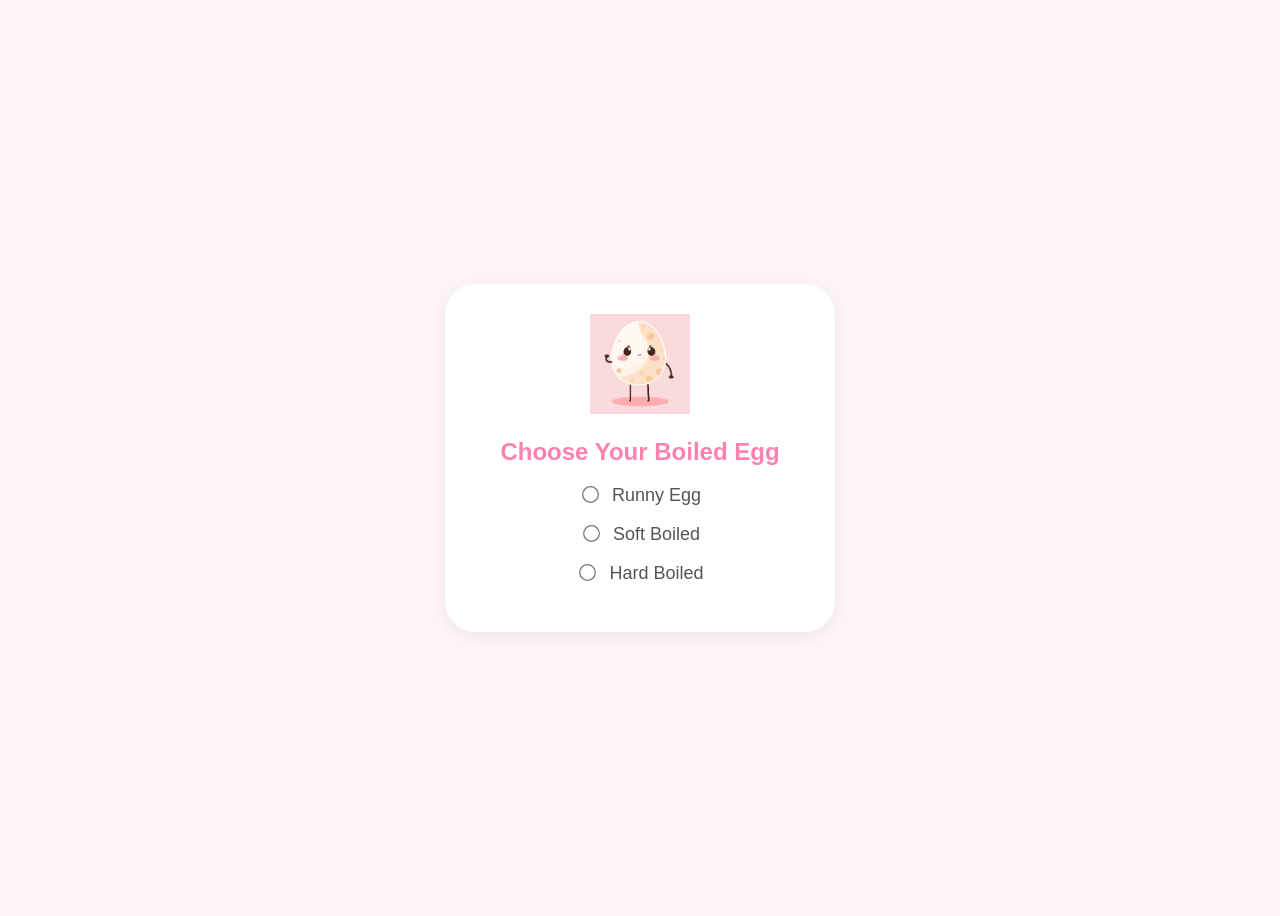
<file: index.html>
<!DOCTYPE html>
<html lang="en">
<head>
    <meta charset="UTF-8">
    <title>Boiled Egg Timer</title>
    <link rel="stylesheet" href="style.css">
</head>
<body>

<div class="card home-card">
    <img src="./images/home.png" alt="" height="100px" width="100px">
    <h2>Choose Your Boiled Egg</h2>

    <label class="option">
        <input type="radio" onclick="window.location.href='runny.html'" id="choice">
        Runny Egg
    </label>

    <label class="option">
        <input type="radio" onclick="window.location.href='soft.html'" id="choice">
        Soft Boiled
    </label>

    <label class="option">
        <input type="radio" onclick="window.location.href='hard.html'" id="choice">
        Hard Boiled
    </label>
</div>
</body>
</html>
</file>
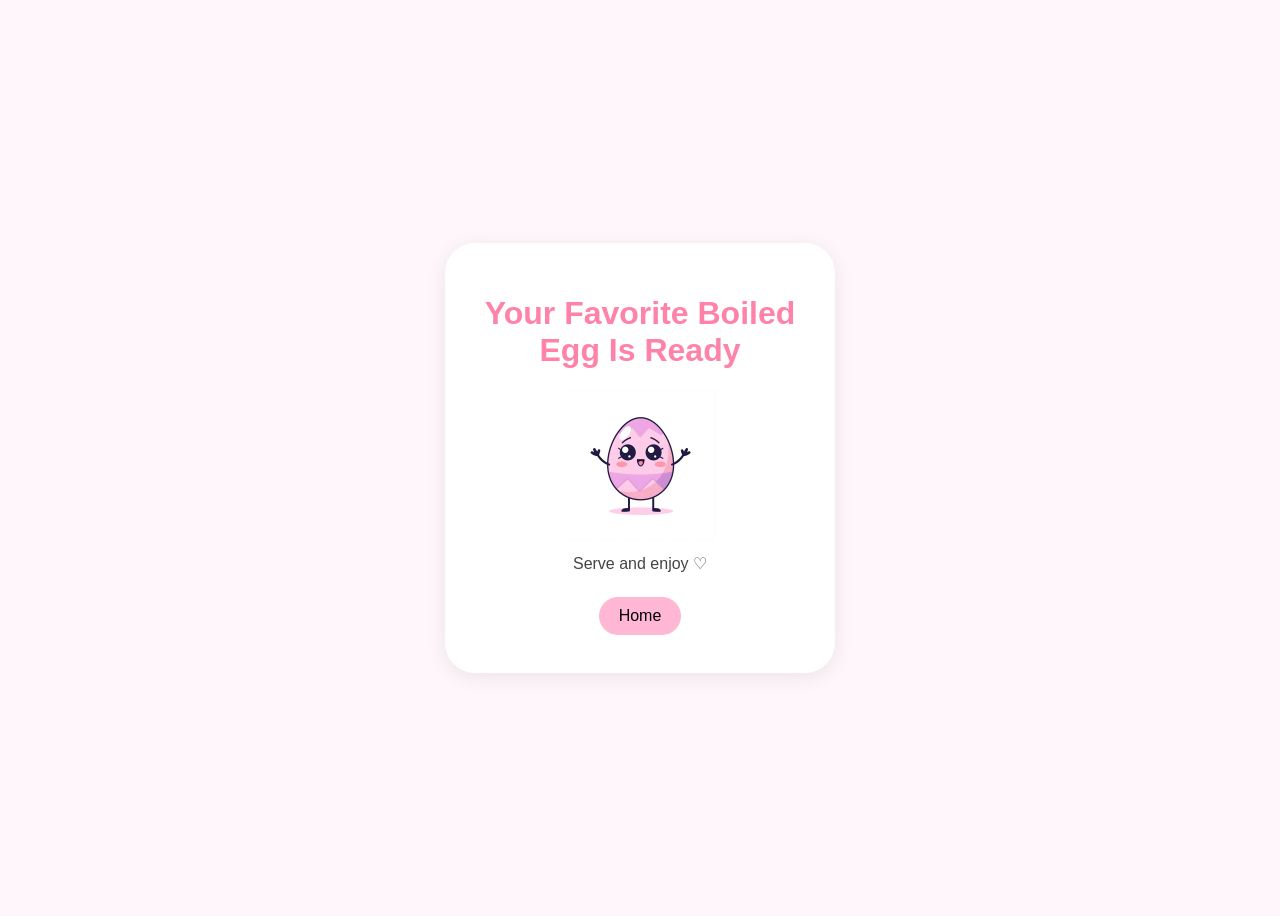
<file: done.html>
<!DOCTYPE html>
<html lang="en">
<head>
    <meta charset="UTF-8">
    <title>Egg Ready</title>
    <link rel="stylesheet" href="style.css">
</head>
<body>

<div class="card done-card">
    <h1>Your Favorite Boiled Egg Is Ready</h1>

    <img src="images/cute-egg.png" class="cute-egg">

    <p class="enjoy">Serve and enjoy ♡</p>

    <button class="btn home-btn" onclick="window.location.href='index.html'">Home</button>
</div>

</body>
</html>
</file>
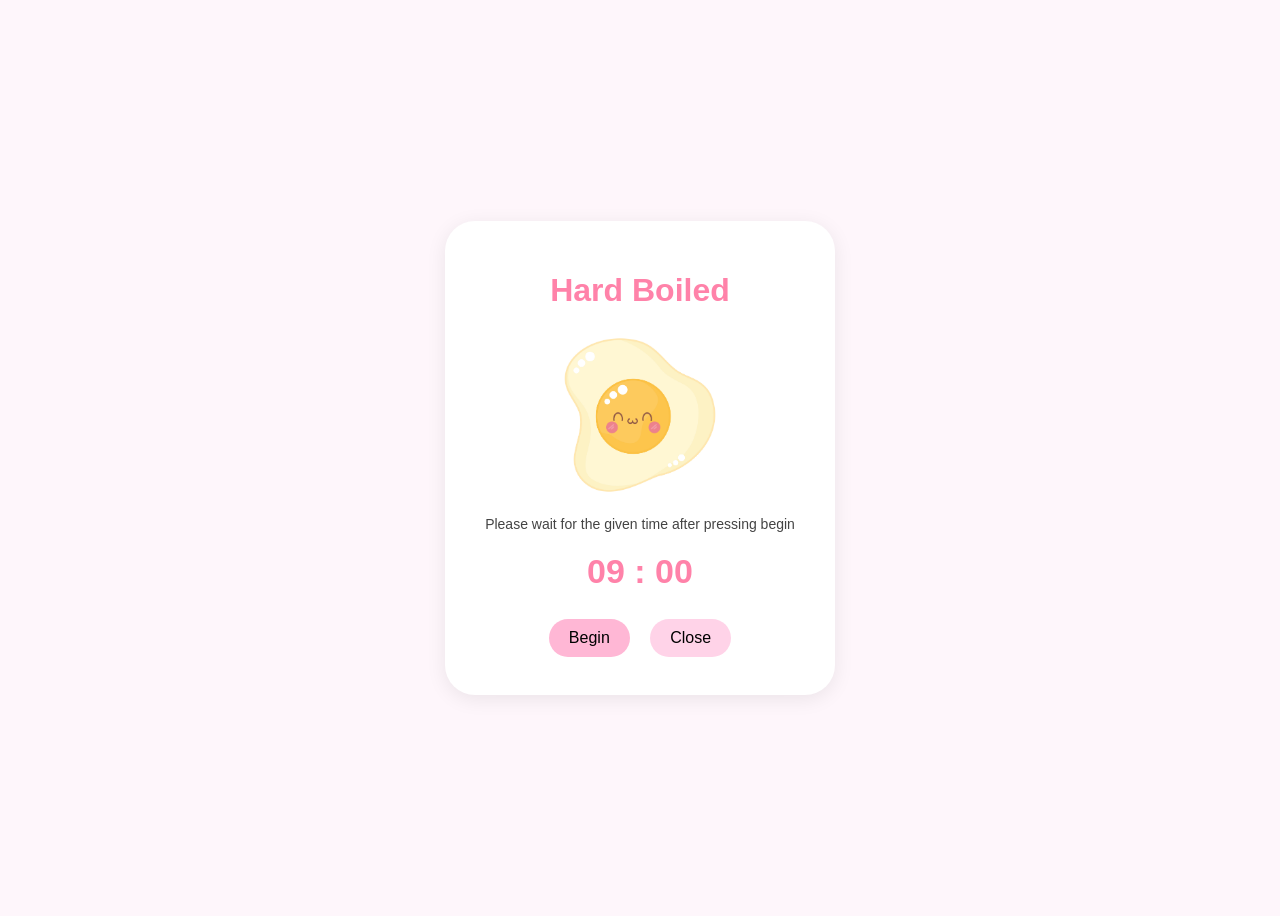
<file: hard.html>
<!DOCTYPE html>
<html lang="en">
<head>
    <meta charset="UTF-8">
    <title>Hard Boiled</title>
    <link rel="stylesheet" href="style.css">
    <script src="script.js" defer></script>
</head>
<body>

<div class="card egg-card">
    <h1>Hard Boiled</h1>

    <img src="images/runny.jpg" class="egg-img">

    <p class="wait-text">Please wait for the given time after pressing begin</p>

    <div class="timer-display">
        <span id="minutes">09</span> : <span id="seconds">00</span>
    </div>

    <button class="btn" onclick="startTimer(9)">Begin</button>
    <button class="btn close" onclick="window.location.href='home.html'">Close</button>
</div>

</body>
</html>
</file>
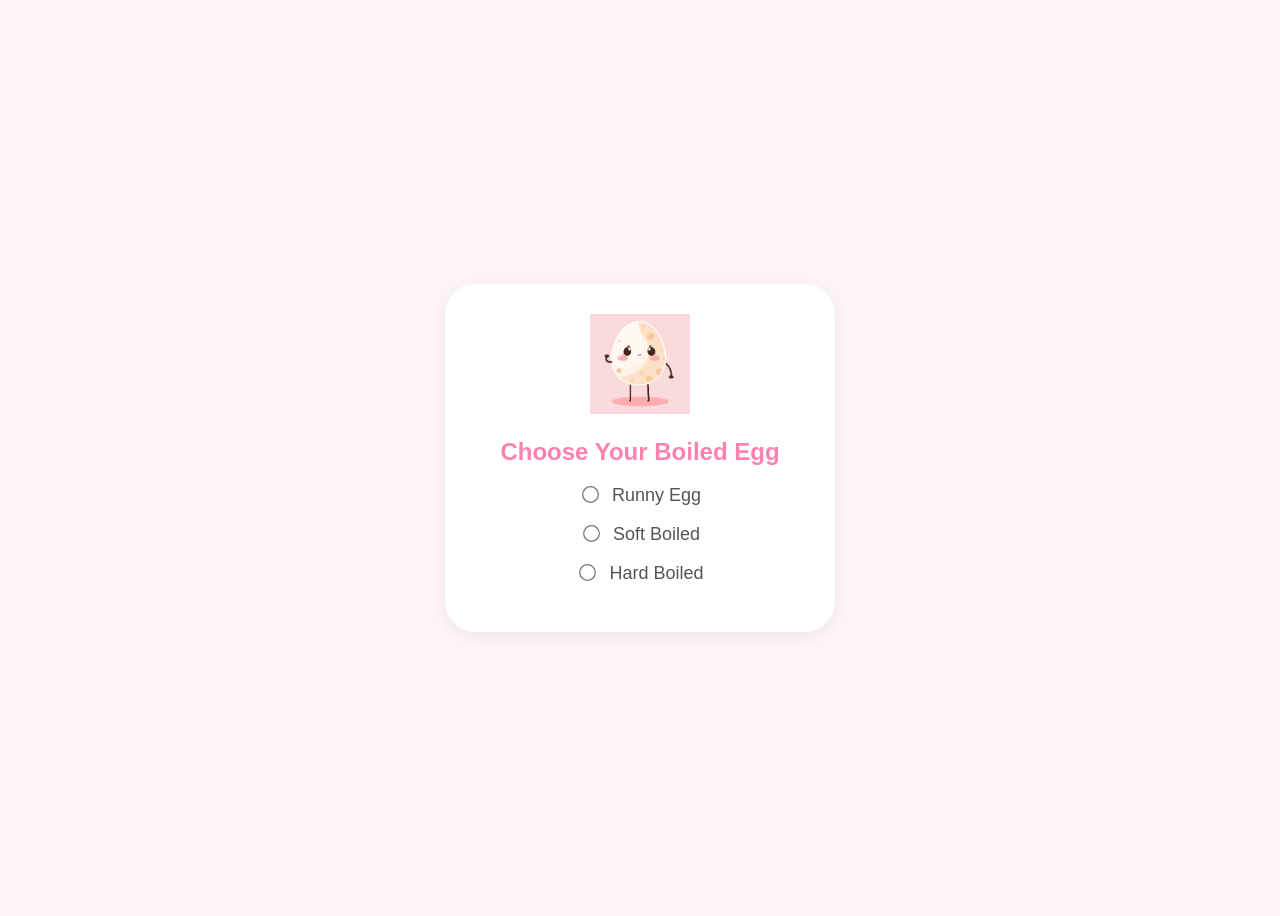
<file: home.html>
<!DOCTYPE html>
<html lang="en">
<head>
    <meta charset="UTF-8">
    <title>Boiled Egg Timer</title>
    <link rel="stylesheet" href="style.css">
</head>
<body>

<div class="card home-card">
    <img src="/images/home.png" alt="" height="100px" width="100px">
    <h2>Choose Your Boiled Egg</h2>

    <label class="option">
        <input type="radio" onclick="window.location.href='runny.html'" id="choice">
        Runny Egg
    </label>

    <label class="option">
        <input type="radio" onclick="window.location.href='soft.html'" id="choice">
        Soft Boiled
    </label>

    <label class="option">
        <input type="radio" onclick="window.location.href='hard.html'" id="choice">
        Hard Boiled
    </label>
</div>
</body>
</html>
</file>
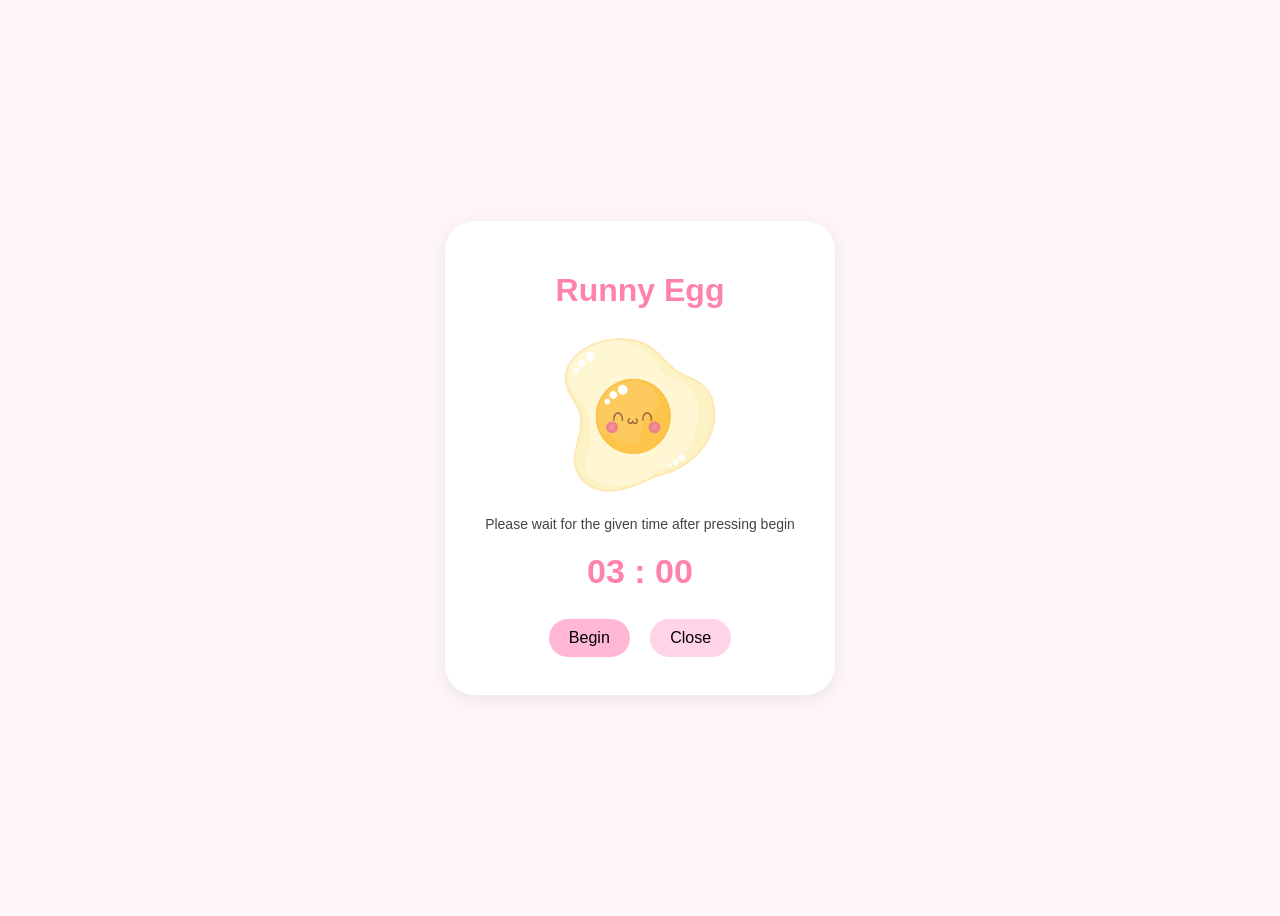
<file: runny.html>
<!DOCTYPE html>
<html lang="en">
<head>
    <meta charset="UTF-8">
    <title>Runny Egg</title>
    <link rel="stylesheet" href="style.css">
    <script src="script.js" defer></script>
</head>
<body>

<div class="card egg-card">
    <h1>Runny Egg</h1>

    <img src="images/runny.jpg" class="egg-img">

    <p class="wait-text">Please wait for the given time after pressing begin</p>

    <div class="timer-display">
        <span id="minutes">03</span> : <span id="seconds">00</span>
    </div>

    <button class="btn" onclick="startTimer(3)">Begin</button>
    <button class="btn close" onclick="window.location.href='home.html'">Close</button>
</div>

</body>
</html>
</file>
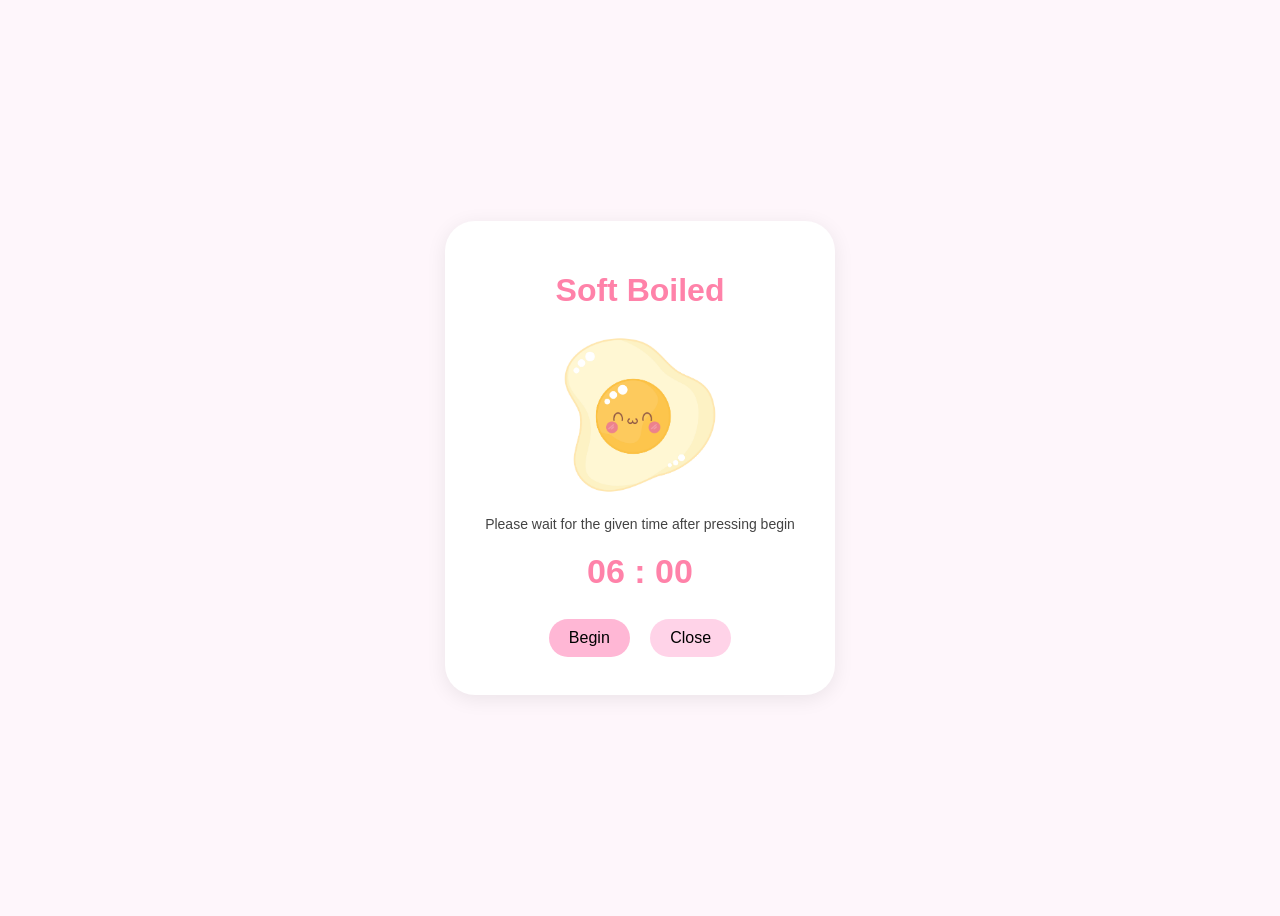
<file: soft.html>
<!DOCTYPE html>
<html lang="en">
<head>
    <meta charset="UTF-8">
    <title>Soft Boiled</title>
    <link rel="stylesheet" href="style.css">
    <script src="script.js" defer></script>
</head>
<body>

<div class="card egg-card">
    <h1>Soft Boiled</h1>

    <img src="images/runny.jpg" class="egg-img">

    <p class="wait-text">Please wait for the given time after pressing begin</p>

    <div class="timer-display">
        <span id="minutes">06</span> : <span id="seconds">00</span>
    </div>

    <button class="btn" onclick="startTimer(6)">Begin</button>
    <button class="btn close" onclick="window.location.href='home.html'">Close</button>
</div>

</body>
</html>
</file>
<file: style.css>
body {
    font-family: "Poppins", sans-serif;
    background: #fef6fb;
    display: flex;
    justify-content: center;
    align-items: center;
    height: 100vh;
}

.card {
    background: #fff;
    width: 330px;
    padding: 30px;
    border-radius: 30px;
    text-align: center;
    box-shadow: 0 4px 20px rgba(0,0,0,0.08);
}

h1, h2 {
    color: #ff82a9;
}

.option {
    display: block;
    margin: 18px 0;
    font-size: 18px;
    color: #555;
}

.option input {
    transform: scale(1.3);
    margin-right: 10px;
    accent-color: #ff82a9;
    cursor: pointer;
}

.egg-img {
    width: 170px;
}

.wait-text {
    font-size: 14px;
    margin: 12px 0;
    color: #444;
}

.timer-display {
    font-size: 34px;
    margin: 20px 0;
    font-weight: bold;
    color: #ff82a9;
}

.btn {
    background: #ffb7d5;
    border: none;
    padding: 10px 20px;
    margin: 8px;
    border-radius: 20px;
    cursor: pointer;
    font-size: 16px;
}

.btn:hover {
    background: #ff9bc4;
}

.close {
    background: #ffd3e8;
}

.cute-egg {
    width: 150px;
}

.enjoy {
    margin-top: 10px;
    font-size: 16px;
    color: #444;
}
</file>
